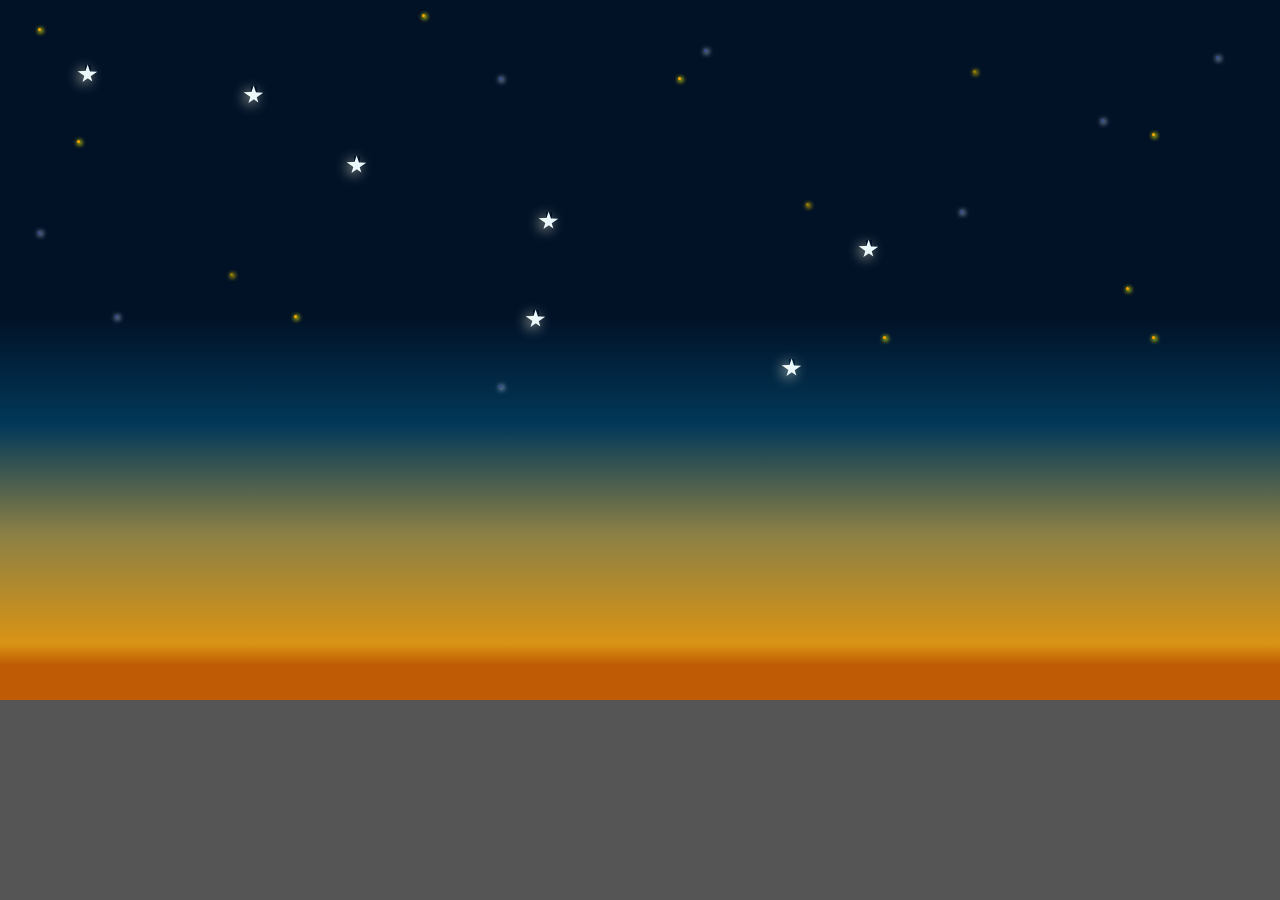
<file: constellation/index.html>
<!DOCTYPE html>
<html lang="en">
<head>
    <meta charset="UTF-8">
    <title>Pure CSS - Constellation</title>
    <link rel="stylesheet" href="style.css">
</head>
<body>

    <div class="container">

        
        <div> <div class="big-star"></div> </div> 
        
        <div> <div class="big-star"></div> </div> 
        
        <div> <div class="big-star"></div> </div> 
        
        <div> <div class="big-star"></div> </div> 
        
        <div> <div class="big-star"></div> </div> 
        
        <div>  <div class="big-star"></div> </div>
        
        <div> <div class="big-star"></div> </div> 

        <div class="small-star"></div>
        <div class="small-star"></div>
        <div class="small-star"></div>
        <div class="small-star"></div>
        <div class="small-star"></div>
        <div class="small-star"></div>
        <div class="small-star"></div>
        <div class="small-star"></div>
        <div class="small-star"></div>
        <div class="small-star"></div>
        <div class="small-star"></div>
        <div class="small-star"></div>
        <div class="small-star"></div>
        <div class="small-star"></div>
        <div class="small-star"></div>
        <div class="small-star"></div>
        <div class="small-star"></div>
        <div class="small-star"></div>
        <div class="small-star"></div>
        <div class="small-star"></div>
    </div>
    
</body>
</html>
</file>
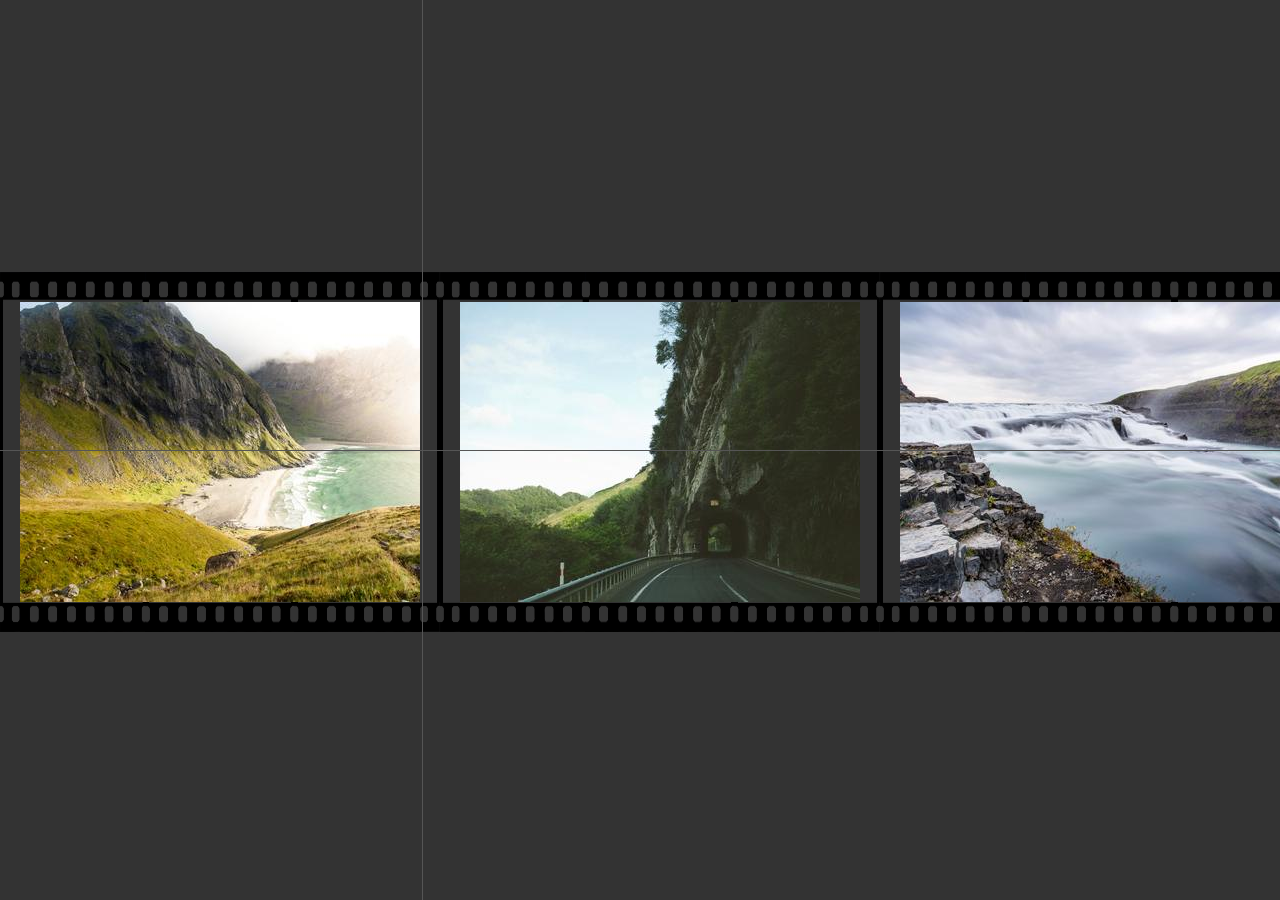
<file: foto film/index.html>
<!--
    -css custom properties
    -css calc () function
    -the rule of thirds in design
    - template / layout - origin

- - - - - - - - - - - - - - - - - - - - - - - - - - -- - - -- - - - - --
                                                                        |
                                                                         
                                                                        |

                                                                           1/3 left to right
                    +                                                   |    The rule of thirds

                                                                        |

                                                                        |

                                                                        |
- - - - - - - - - - - - - - - - - - - - - - - - - - - - - - - - - -- - - -
-->







<!DOCTYPE html>
<html lang="en">
<head>
    <meta charset="UTF-8">
    <title>CSS | Photo Film - The Rule of Thirds</title>
    <link rel="stylesheet" href="style.css ">
    
</head>
<body>
    <div class="origin">
       
         <ul class="film">
             <li><img src="images/img-1.jpg" alt=""></li>
             <li><img src="images/img-2.jpg" alt=""></li>
             <li><img src="images/img-3.jpg" alt=""></li>
             <li><img src="images/img-4.jpg" alt=""></li>
             <li><img src="images/img-5.jpg" alt=""></li>
             <li><img src="images/img-6.jpg" alt=""></li>
             <li><img src="images/img-7.jpg" alt=""></li>
         </ul>
        
        
        
        
        <div class="v-guide"></div>
        <div class="h-guide"></div>
    </div>
    
</body>
</html>
</file>
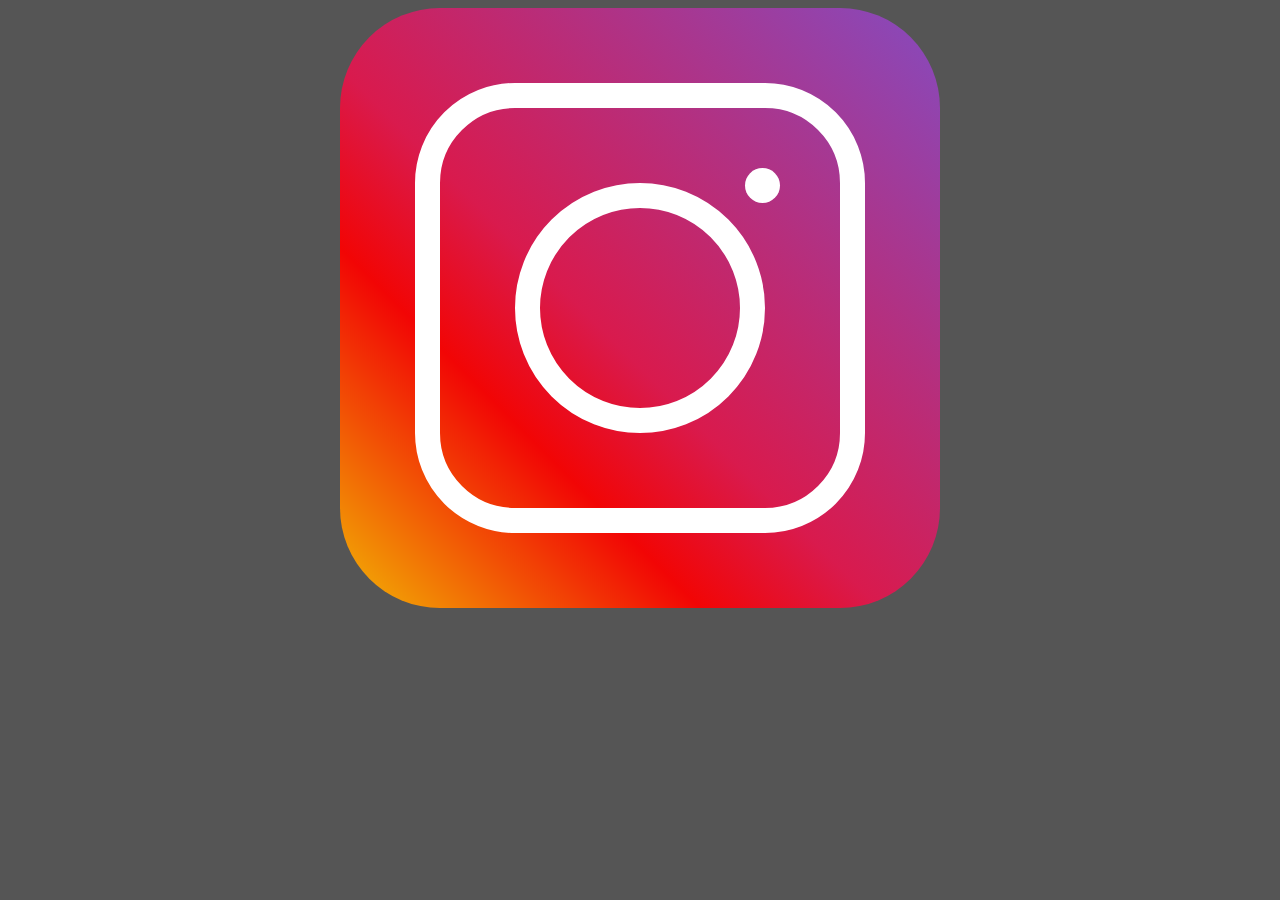
<file: insta-logo/index.html>
<!DOCTYPE html>
<html lang="en">
<head>
    <meta charset="UTF-8">
    <title>Instagram Logo - Pure CSS</title>
    <link rel="stylesheet" href="style.css">
</head>
<body>
    <div class="frame abs-center">
        <div class="square abs-center">
            <div class="dot"></div>
           <div class="circle abs-center"></div>
      </div>
        
    </div>
</body>
</html>
</file>
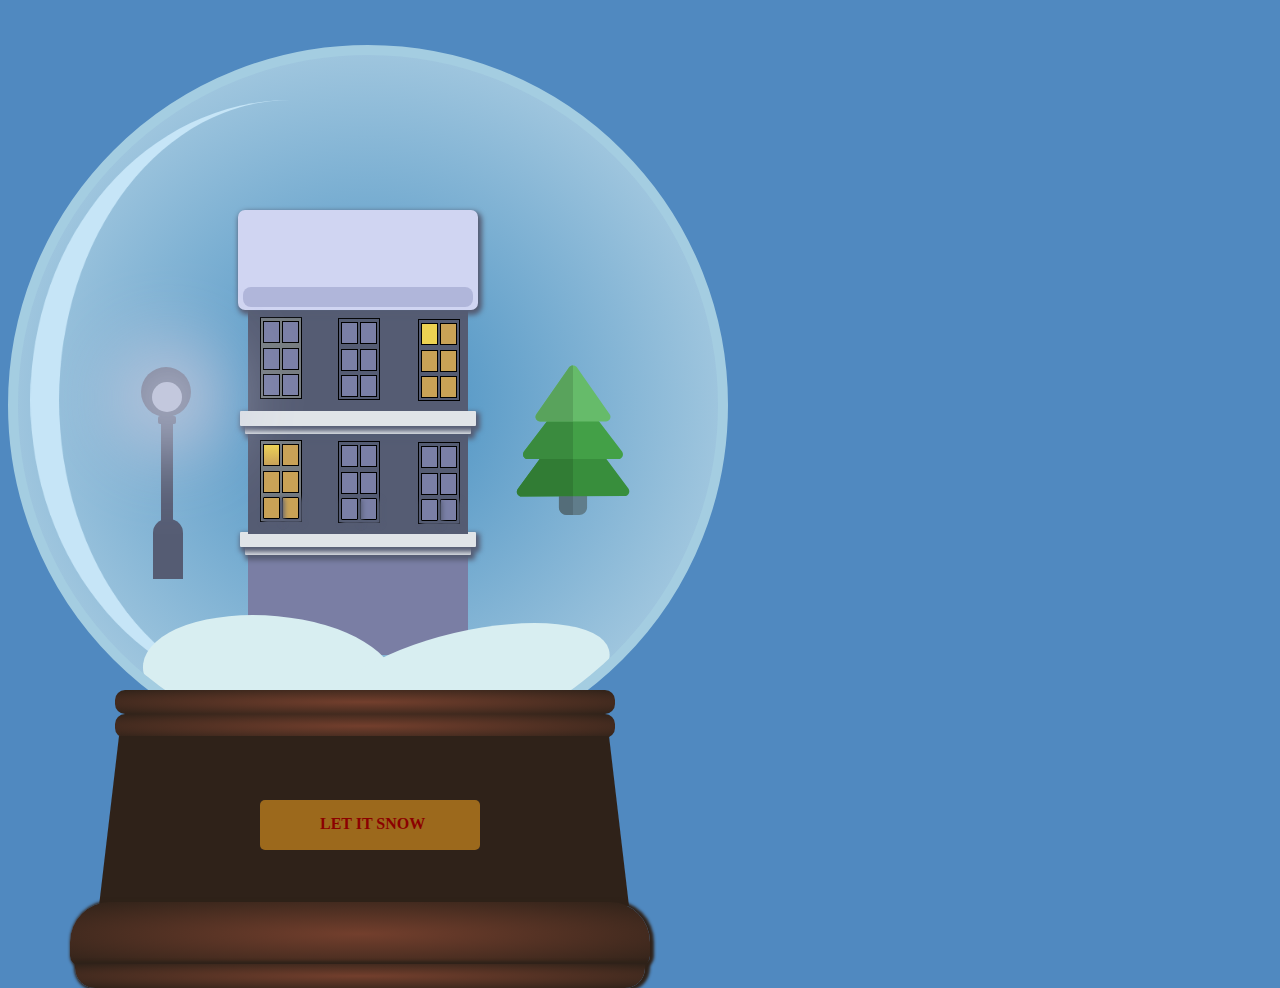
<file: snow globe/index.html>
<!DOCTYPE html>
<html lang="en">
<head>
    <meta charset="UTF-8">
    <title>CSS Positioning | Snow Globe</title>
    <link rel="stylesheet" href="style.css">
</head>
<body>

    <div class="container">
        <div class="globe">
            
            <div class="house">
                <div class="level-1">
                    <div></div>
                    <div></div>
                    
                </div>
                <div class="level-2">
                    <div></div>
                    <div></div>
                    <div class="w1">
                        <div></div>
                        <div></div>
                        <div></div>
                        <div></div>
                        <div></div>
                        <div></div>
                    </div>
                    <div class="w2">
                        <div></div>
                        <div></div>
                        <div></div>
                        <div></div>
                        <div></div>
                        <div></div>
                    </div>
                    <div class="w3">
                        <div></div>
                        <div></div>
                        <div></div>
                        <div></div>
                        <div></div>
                        <div></div>
                    </div>
                </div>
                <div class="level-3">
                    <div class="w1">
                        <div></div>
                        <div></div>
                        <div></div>
                        <div></div>
                        <div></div>
                        <div></div>
                    </div>
                    <div class="w2">
                        <div></div>
                        <div></div>
                        <div></div>
                        <div></div>
                        <div></div>
                        <div></div>
                    </div>
                    <div class="w3">
                        <div></div>
                        <div></div>
                        <div></div>
                        <div></div>
                        <div></div>
                        <div></div>
                    </div>
                </div>
                <div class="level-4">
                    <div></div>
                </div>
            </div>
            <div class="lamp">
                <div class="lev1"></div>
                <div class="lev2">
                    <div class="lev3"></div>
                    <div class="lev4">
                        <div class="light"></div>
                    </div>

                </div>

            </div>

            <div class="tree">
                <img src="images/christmas-tree.svg" alt="">
            </div>

            <div id="flakes" class="snow-ground">
                <div class="big-flake"></div>
                <div class="big-flake"></div>
                <div class="big-flake"></div>
                <div class="big-flake"></div>
                <div class="big-flake"></div>
                <div class="big-flake"></div>
                <div class="big-flake"></div>
                <div class="big-flake"></div>
                <div class="big-flake"></div>
                <div class="big-flake"></div>

                <div class="small-flake"></div>
                <div class="small-flake"></div>
                <div class="small-flake"></div>
                <div class="small-flake"></div>
                <div class="small-flake"></div>
                <div class="small-flake"></div>
                <div class="small-flake"></div>
                <div class="small-flake"></div>
                <div class="small-flake"></div>
                <div class="small-flake"></div>
                <div class="small-flake"></div>
                <div class="small-flake"></div>
                <div class="small-flake"></div>
                <div class="small-flake"></div>
                <div class="small-flake"></div>
                <div class="small-flake"></div>
                <div class="small-flake"></div>
                <div class="small-flake"></div>
                <div class="small-flake"></div>
                <div class="small-flake"></div>
            </div>

            

            <div class="shade"></div>
            

            <div class="snow">
                <div></div>
                <div></div>
                <div></div>
            </div>
        </div>
       
        <div class="stand">
            <div></div>
            <div></div>
            <div></div>
            <div></div>
            <div></div>
            <div><a href="#flakes">Let It Snow</a></div>
        </div>

       
    </div>
    
</body>
</html>
</file>
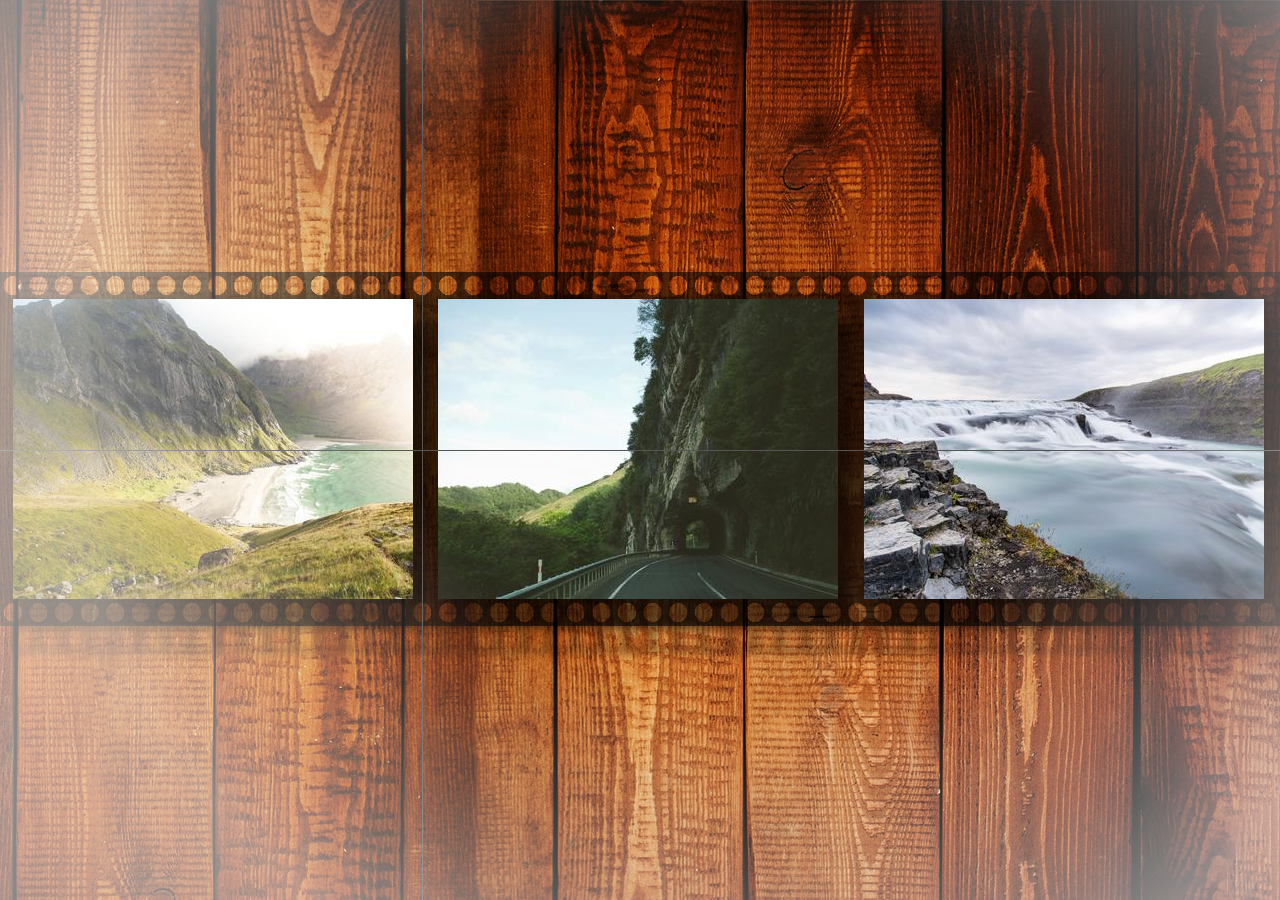
<file: foto film/foto film/index.html>
<!--
    -css custom properties
    -css calc () function
    -the rule of thirds in design
    - template / layout - origin

- - - - - - - - - - - - - - - - - - - - - - - - - - -- - - -- - - - - --
                                                                        |
                                                                         
                                                                        |

                                                                           1/3 left to right
                    +                                                   |    The rule of thirds

                                                                        |

                                                                        |

                                                                        |
- - - - - - - - - - - - - - - - - - - - - - - - - - - - - - - - - -- - - -
-->







<!DOCTYPE html>
<html lang="en">
<head>
    <meta charset="UTF-8">
    <title>CSS | Photo Film - The Rule of Thirds</title>
    <link rel="stylesheet" href="style.css ">
    
</head>
<body>
    <div class="cover"></div>
    <div class="origin">
       
         <ul class="film">
             <li><img src="images/img-1.jpg" alt=""></li>
             <li><img src="images/img-2.jpg" alt=""></li>
             <li><img src="images/img-3.jpg" alt=""></li>
             <li><img src="images/img-4.jpg" alt=""></li>
             <li><img src="images/img-5.jpg" alt=""></li>
             <li><img src="images/img-6.jpg" alt=""></li>
             <li><img src="images/img-7.jpg" alt=""></li>
         </ul>
        
        
        
        
        <div class="v-guide"></div>
        <div class="h-guide"></div>
    </div>
    
</body>
</html>
</file>
<file: constellation/style.css>
body {
    background-color: #555;
    margin: 0;
}

.container {
    width: 100%;
    height: 700px;
    
    position: relative;

    background-image: linear-gradient(#011126 45%,#023859,#8C8045,#D99414 92%, #BF5B04 95%);
}

.container div:nth-child(1) {
    position: absolute;
    top: 10%;
    left: 6%;
}

.container div:nth-child(2) {
    position: absolute;
    top: 13%;
    left: 19%;
}

.container div:nth-child(3) {
    position: absolute;
    top: 23%;
    left: 27%;
}

.container > div:nth-child(4) {
    position: absolute;
    top: 31%;
    left: 42%;
}

.container > div:nth-child(5) {
    position: absolute;
    top: 45%;
    left: 41%;
}

.container > div:nth-child(6) {
    position: absolute;
    top: 52%;
    left: 61%;
}

.container > div:nth-child(7) {
    position: absolute;
    top: 35%;
    left: 67%;
}



.container div .big-star {
   position: relative;
   
   width: 0;
   height: 0;
   border-right:9px solid transparent;
   border-bottom: 7px solid #EAF8FC;
   border-left: 9px solid transparent;
   transform: rotate(35deg);
   
}
 
.container div .big-star:before {
   content: "";
   position: absolute;
   top:-5px;
   left:-5px;
   width: 0;
   height: 0;
   border-bottom: 9px solid #EAF8FC;
   border-left: 3px solid transparent;
   border-right: 3px solid transparent;
   transform: rotate(-35deg);
   box-shadow: -3px 7px 14px 1px #ffffe0;

   animation: flicker 2s infinite;

}
 
.container div .big-star:after {
    content: "";
    position: absolute;
    top:-0.4px;
    left: -8px;
    width: 0;
    height: 0;
   
   border-right:9px solid transparent;
   border-bottom: 7px solid #EAF8FC;
   border-left: 9px solid transparent;
   transform: rotate(-70deg);
}

.container .small-star {
    position: absolute;
    width: 3px;
    height: 3px;
    background-color: #BACAE7;
    border-radius: 100%;
    box-shadow: -1px 1px 5px 2px  rgb(243, 207, 163);
}
    
.container .small-star:nth-child(8) {
    top: 33%;
    left: 3%;
    background-color:#374C8C;
    box-shadow: 1px 1px 5px 1px#BACAE7;
}
.container .small-star:nth-child(9) {
    top: 20%;
    left: 6%;
    background-color: orange;
    box-shadow: 1px 1px 4px 1px yellow;
}
.container .small-star:nth-child(10) {
    top: 55%;
    left: 39%;
    background-color:#374C8C;
    box-shadow: 1px 1px 5px 1px#BACAE7;
}
.container .small-star:nth-child(11) {
    top: 41%;
    left: 88%;
    background-color: orange;
    box-shadow: 1px 1px 4px 1px yellow;
}
.container .small-star:nth-child(12) {
    top: 17%;
    left: 86%;
    background-color:#374C8C;
    box-shadow: 1px 1px 5px 1px#BACAE7;
}
.container .small-star:nth-child(13) {
    top: 10%;
    left: 76%;
    background-color:#947e00;
    box-shadow: 1px 1px 4px 1px #e6c300;
}
.container .small-star:nth-child(14) {
    top: 11%;
    left: 39%;
    background-color:#374C8C;
    box-shadow: 1px 1px 5px 1px#BACAE7;
}
.container .small-star:nth-child(15) {
    top: 19%;
    left: 90%;
    background-color: orange;
    box-shadow: 1px 1px 4px 1px yellow;
}
.container .small-star:nth-child(16) {
    top: 30%;
    left: 75%;
    background-color:#374C8C;
    box-shadow: 1px 1px 5px 1px#BACAE7;
}
.container .small-star:nth-child(17) {
    top: 45%;
    left: 23%;
    background-color: orange;
    box-shadow: 1px 1px 4px 1px yellow;
}
.container .small-star:nth-child(18) {
    top: 7%;
    left: 55%;
    background-color:#374C8C;
    box-shadow: 1px 1px 5px 1px#BACAE7;
}
.container .small-star:nth-child(19) {
    top: 48%;
    left: 90%;
    background-color: orange;
    box-shadow: 1px 1px 4px 1px yellow;
}
.container .small-star:nth-child(20) {
    top: 39%;
    left: 18%;
    background-color:#947e00;
    box-shadow: 1px 1px 4px 1px #e6c300;
}
.container .small-star:nth-child(21) {
    top: 11%;
    left: 53%;
    background-color: orange;
    box-shadow: 1px 1px 4px 1px yellow;
}
.container .small-star:nth-child(22) {
    top: 45%;
    left: 9%;
    background-color:#374C8C;
    box-shadow: 1px 1px 5px 1px#BACAE7;
}
.container .small-star:nth-child(23) {
    top: 2%;
    left: 33%;
    background-color: orange;
    box-shadow: 1px 1px 4px 1px yellow;
}
.container .small-star:nth-child(24) {
    top: 29%;
    left: 63%;
    background-color:#947e00;
    box-shadow: 1px 1px 4px 1px #e6c300;
}
.container .small-star:nth-child(25) {
    top: 48%;
    left: 69%;
    background-color: orange;
    box-shadow: 1px 1px 4px 1px yellow;
}
.container .small-star:nth-child(26) {
    top: 8%;
    left: 95%;
    background-color:#374C8C;
    box-shadow: 1px 1px 5px 1px#BACAE7;
}
.container .small-star:nth-child(27) {
    top: 4%;
    left: 3%;
    background-color: orange;
    box-shadow: 1px 1px 4px 1px yellow;
}

@keyframes flicker {
    from {
        box-shadow: -3px 7px 14px 1px #ffffe0;
    }

    50% {
        box-shadow: -3px 7px 6px 1px #ffffe0;
    }

    to {
        box-shadow: -3px 7px 14px 1px #ffffe0;
    }
}
</file>
<file: insta-logo/style.css>
body {
    background-color: #555;
   
}

.abs-center {
    position: absolute;
    top:0;
    right:0;
    bottom: 0;
    left:0;
    margin: auto;
}

.frame {
    width: 600px;
    height: 600px;
    background-image: linear-gradient(to bottom left, #854BBF, #D91A4D 55%, #F20505, #F25C05,#F2B705);
    position: relative;
    border-radius: 100px;
    
}

.frame .square {
    width: 400px;
    height: 400px;
    
    position: absolute;
    background-color: transparent;
    border: 25px solid white;
    border-radius: 100px;
    
    
}

.frame .square .circle {
    width: 200px;
    height: 200px;
    position: absolute;
    background-color: transparent;
    border: 25px solid white;
    border-radius: 50%;
}

.frame .square .dot {
    width: 35px;
    height: 35px;
    background-color: #fff;
    position: absolute;
    right: 60px;
    top: 60px;
    border-radius: 50%;
}
</file>
<file: snow globe/style.css>
body {
    
    background-color: #5089C0;
}

.container .globe {
    position: absolute;
    top: 45px;
    width: 700px;
    height: 700px;
    border: 10px solid #A4CDE1;
    border-radius: 100%;
    background-image:radial-gradient(#448DC0,#C3DCEA);
    overflow: hidden;
    
}

.container .globe #flakes {
    position: relative;
    left: 20px;
    top: -110px;
    width: 650px;
    height: 650px;
    /* background-color: green; */
    /* border-radius: 100%; */
}



.container .globe #flakes .big-flake {
    position: absolute;
    width: 24px;
    height: 24px;
    background-color: #FAFEFE;
    border-radius: 100%;
    opacity: 0.8;
    
    

}

.snow-ground:target .big-flake {
    animation: fall 6s infinite linear;
}

.snow-ground:target .small-flake {
    animation: fall 6s infinite linear;
}



.container .globe #flakes .big-flake:nth-child(1) {
    top: -3%;
    left: 190px;
    animation-delay: 1s;
    
}
.container .globe #flakes .big-flake:nth-child(2) {
    top: -3%;
    left: 360px;
    animation-delay: .4s;
}
.container .globe #flakes .big-flake:nth-child(3) {
    top: -3%;
    left: 480px;
    animation-delay: 1.4s;
}
.container .globe #flakes .big-flake:nth-child(4) {
    top: -3%;
    left: 100px;
    animation-delay: .8s;
}
.container .globe #flakes .big-flake:nth-child(5) {
    top: -3%;
    left: 150px;
    animation-delay: 6.4s;
}
.container .globe #flakes .big-flake:nth-child(6) {
    top: -3%;
    left: 520px;
    animation-delay: 3.4s;
}
.container .globe #flakes .big-flake:nth-child(7) {
    top: -3%;
    left: 270px;
    animation-delay: 10.4s;
}
.container .globe #flakes .big-flake:nth-child(8) {
    top:-3%;
    left: 300px;
    animation-delay: 5s;
}
.container .globe #flakes .big-flake:nth-child(9) {
    top: -3%;
    left: 400px;
    animation-delay: 2s;
}
.container .globe #flakes .big-flake:nth-child(10) {
    top: -3%;
    left: 210px;
    animation-delay: 4s;
}

@keyframes fall {
    from {
      top: 0;
    }

    to {
      top: 100%;
      opacity: 0;
    }
}

.container .globe #flakes .small-flake {
    position: absolute;
    width: 14px;
    height: 14px;
    background-color: #fff7;
    border-radius: 100%;
}

.container .globe #flakes .small-flake:nth-child(11) {
    position: absolute;
    top: -3%;
    left: 179px;
    animation-delay: 6.4s;

}

.container .globe #flakes .small-flake:nth-child(12) {
    position: absolute;
    top: -3%;
    left: 479px;
    animation-delay: 12s;

}
.container .globe #flakes .small-flake:nth-child(13) {
    position: absolute;
    top: -3%;
    left: 279px;
    animation-delay: 7.5s;

}
.container .globe #flakes .small-flake:nth-child(14) {
    position: absolute;
    top: -3%;
    left: 579px;
    animation-delay: 9.9s;

}
.container .globe #flakes .small-flake:nth-child(15) {
    position: absolute;
    top: -3%;
    left: 179px;
    animation-delay: 10s;

}
.container .globe #flakes .small-flake:nth-child(16) {
    position: absolute;
    top: -3%;
    left: 19px;
    animation-delay: 14s;

}

.container .globe #flakes .small-flake:nth-child(17) {
    position: absolute;
    top: -3%;
    left: 319px;
    animation-delay: 5.4s;

}
.container .globe #flakes .small-flake:nth-child(18) {
    position: absolute;
    top: -3%;
    left: 30px;
    animation-delay: 17s;

}
.container .globe #flakes .small-flake:nth-child(19) {
    position: absolute;
    top: -3%;
    left: 509px;
    animation-delay: 2.9s;

}
.container .globe #flakes .small-flake:nth-child(20) {
    position: absolute;
    top: -3%;
    left: 519px;
    animation-delay: 11.2s;

}
.container .globe #flakes .small-flake:nth-child(21) {
    position: absolute;
    top: -3%;
    left: 439px;
    animation-delay: 15.4s;

}
.container .globe #flakes .small-flake:nth-child(22) {
    position: absolute;
    top: -3%;
    left: 439px;
    animation-delay: 2.4s;

}
.container .globe #flakes .small-flake:nth-child(23) {
    position: absolute;
    top: -3%;
    left: 239px;
    animation-delay: 15.4s;

}
.container .globe #flakes .small-flake:nth-child(24) {
    position: absolute;
    top: -3%;
    left: 439px;
    animation-delay: 12s;

}
.container .globe #flakes .small-flake:nth-child(25) {
    position: absolute;
    top: -3%;
    left: 439px;
    animation-delay: 13s;

}
.container .globe #flakes .small-flake:nth-child(26) {
    position: absolute;
    top: -3%;
    left: 549px;
    animation-delay: 9s;

}
.container .globe #flakes .small-flake:nth-child(27) {
    position: absolute;
    top: -3%;
    left: 309px;
    animation-delay: 8s;

}
.container .globe #flakes .small-flake:nth-child(28) {
    position: absolute;
    top: -3%;
    left: 139px;
    animation-delay: 17s;

}
.container .globe #flakes .small-flake:nth-child(29) {
    position: absolute;
    top: -3%;
    left: 599px;
    animation-delay: 11.4s;

}
.container .globe #flakes .small-flake:nth-child(30) {
    position: absolute;
    top: -3%;
    left: 239px;
    animation-delay: 6.4s;

}

@keyframes fall-2 {
    from {
        top: -3%;
    }

    to {
        top: 100%;
    }
}







.container .globe .level-1 {
    position: absolute;
    top: 500px;
    left: 230px;
    width: 220px;
    height: 100px;
    background-color: #7A7EA4;
   
}

.container .globe .level-1 div:nth-child(1) {
    position: absolute;
    left: -3px;
    top: -8px;
    width: 226px;
    height: 8px;
    background-color: #E0E4E8;
    box-shadow: 2px 3px 5px 2px #555C73;
    border-radius: 1px;;
}

.container .globe .level-1 div:nth-child(2) {
    position: absolute;
    left: -8px;
    top: -23px;
    width: 236px;
    height: 15px;
    background-color: #E0E4E8;
    box-shadow: 2px 3px 5px 2px #555C73;
    border-radius: 1px;
}



.container .globe .level-2 {
    position: absolute;
    top: 379px;
    left: 230px;
    width: 220px;
    height: 100px;
    background-color: #555C73;
   
}

.container .globe .level-2 .w1 {
    position: relative;
    left: 12px;
    top: 6px;
    width: 40px;
    height: 80px;
    border: 1px solid black;
    background-color: #767c81;
    
}

.container .globe .level-2 .w1 div:nth-child(1) {
    position: absolute;
    top: 56px;
    left: 21px;
    width: 15px;
    height: 20px;
    border: 1px solid black;
    background-color: #C9A256;
    
}

.container .globe .level-2 .w1 div:nth-child(2) {
    position: absolute;
    top: 56px;
    left: 1.5px;
    width: 15px;
    height: 20px;
    border: 1px solid black;
    background-color: #C9A256;
}

.container .globe .level-2 .w1 div:nth-child(3) {
    position: absolute;
    top: 30px;
    left: 21px;
    width: 15px;
    height: 20px;
    border: 1px solid black;
    background-color: #C9A256;
}

.container .globe .level-2 .w1 div:nth-child(4) {
    position: absolute;
    top: 30px;
    left: 1.5px;
    width: 15px;
    height: 20px;
    border: 1px solid black;
    background-color: #C9A256;
}

.container .globe .level-2 .w1 div:nth-child(5) {
    position: absolute;
    top: 3px;
    left: 21px;
    width: 15px;
    height: 20px;
    border: 1px solid black;
    background-color: #C9A256;
}

.container .globe .level-2 .w1 div:nth-child(6) {
    position: absolute;
    top: 3px;
    left: 1.5px;
    width: 15px;
    height: 20px;
    border: 1px solid black;
    background-image: linear-gradient(#EDD252, #C9A256);
    
}

.container .globe .level-2 .w2 {
    position: relative;
    left: 90px;
    top: -75px;
    width: 40px;
    height: 80px;
    border: 1px solid black;
}

.container .globe .level-2 .w2 div:nth-child(1) {
    position: absolute;
    top: 56px;
    left: 21px;
    width: 15px;
    height: 20px;
    border: 1px solid black;
    background-color: #7A7FA6;
}

.container .globe .level-2 .w2 div:nth-child(2) {
    position: absolute;
    top: 56px;
    left: 1.5px;
    width: 15px;
    height: 20px;
    border: 1px solid black;
    background-color: #7A7FA6;
}

.container .globe .level-2 .w2 div:nth-child(3) {
    position: absolute;
    top: 30px;
    left: 21px;
    width: 15px;
    height: 20px;
    border: 1px solid black;
    background-color: #7A7FA6;
}

.container .globe .level-2 .w2 div:nth-child(4) {
    position: absolute;
    top: 30px;
    left: 1.5px;
    width: 15px;
    height: 20px;
    border: 1px solid black;
    background-color: #7A7FA6;
}

.container .globe .level-2 .w2 div:nth-child(5) {
    position: absolute;
    top: 3px;
    left: 21px;
    width: 15px;
    height: 20px;
    border: 1px solid black;
    background-color: #7A7FA6;
}

.container .globe .level-2 .w2 div:nth-child(6) {
    position: absolute;
    top: 3px;
    left: 1.5px;
    width: 15px;
    height: 20px;
    border: 1px solid black;
    background-color: #7A7FA6;
}

.container .globe .level-2 .w3 {
    position: relative;
    left: 170px;
    top: -156px;
    width: 40px;
    height: 80px;
    border: 1px solid black;
}

.container .globe .level-2 .w3 div:nth-child(1) {
    position: absolute;
    top: 56px;
    left: 21px;
    width: 15px;
    height: 20px;
    border: 1px solid black;
    background-color: #7A7FA6;
}

.container .globe .level-2 .w3 div:nth-child(2) {
    position: absolute;
    top: 56px;
    left: 1.5px;
    width: 15px;
    height: 20px;
    border: 1px solid black;
    background-color: #7A7FA6;
}

.container .globe .level-2 .w3 div:nth-child(3) {
    position: absolute;
    top: 30px;
    left: 21px;
    width: 15px;
    height: 20px;
    border: 1px solid black;
    background-color: #7A7FA6;
}

.container .globe .level-2 .w3 div:nth-child(4) {
    position: absolute;
    top: 30px;
    left: 1.5px;
    width: 15px;
    height: 20px;
    border: 1px solid black;
    background-color: #7A7FA6;
}

.container .globe .level-2 .w3 div:nth-child(5) {
    position: absolute;
    top: 3px;
    left: 21px;
    width: 15px;
    height: 20px;
    border: 1px solid black;
    background-color: #7A7FA6;
}

.container .globe .level-2 .w3 div:nth-child(6) {
    position: absolute;
    top: 3px;
    left: 1.5px;
    width: 15px;
    height: 20px;
    border: 1px solid black;
    background-color: #7A7FA6;
}

.container .globe .level-2 div:nth-child(1) {

    position: absolute;
    left: -3px;
    top: -8px;
    width: 226px;
    height: 8px;
    background-color: #E0E4E8;
    box-shadow: 2px 3px 5px 2px #555C73;
    border-radius: 1px;;
}

.container .globe .level-2 div:nth-child(2) {
    position: absolute;
    left: -8px;
    top: -23px;
    width: 236px;
    height: 15px;
    background-color: #E0E4E8;
    box-shadow: 2px 3px 5px 2px #555C73;
    border-radius: 1px;;
}



.container .globe .level-3 {
    position: absolute;
    top: 256px;
    left: 230px;
    width: 220px;
    height: 100px;
    background-color: #555C73;
   
}

.container .globe .level-3 .w1 {
    position: relative;
    left: 12px;
    top: 6px;
    width: 40px;
    height: 80px;
    border: 1px solid black;
    background-color: #767c81;
    
}

.container .globe .level-3 .w1 div:nth-child(1) {
    position: absolute;
    top: 56px;
    left: 21px;
    width: 15px;
    height: 20px;
    border: 1px solid black;
    background-color: #7A7FA6;
    
}

.container .globe .level-3 .w1 div:nth-child(2) {
    position: absolute;
    top: 56px;
    left: 1.5px;
    width: 15px;
    height: 20px;
    border: 1px solid black;
    background-color: #7A7FA6;
}

.container .globe .level-3 .w1 div:nth-child(3) {
    position: absolute;
    top: 30px;
    left: 21px;
    width: 15px;
    height: 20px;
    border: 1px solid black;
    background-color: #7A7FA6;
}

.container .globe .level-3 .w1 div:nth-child(4) {
    position: absolute;
    top: 30px;
    left: 1.5px;
    width: 15px;
    height: 20px;
    border: 1px solid black;
    background-color: #7A7FA6;
}

.container .globe .level-3 .w1 div:nth-child(5) {
    position: absolute;
    top: 3px;
    left: 21px;
    width: 15px;
    height: 20px;
    border: 1px solid black;
    background-color: #7A7FA6;
}

.container .globe .level-3 .w1 div:nth-child(6) {
    position: absolute;
    top: 3px;
    left: 1.5px;
    width: 15px;
    height: 20px;
    border: 1px solid black;
    background-color: #7A7FA6;
    
}

.container .globe .level-3 .w2 {
    position: relative;
    left: 90px;
    top: -75px;
    width: 40px;
    height: 80px;
    border: 1px solid black;
}

.container .globe .level-3 .w2 div:nth-child(1) {
    position: absolute;
    top: 56px;
    left: 21px;
    width: 15px;
    height: 20px;
    border: 1px solid black;
    background-color: #7A7FA6;
}

.container .globe .level-3 .w2 div:nth-child(2) {
    position: absolute;
    top: 56px;
    left: 1.5px;
    width: 15px;
    height: 20px;
    border: 1px solid black;
    background-color: #7A7FA6;
}

.container .globe .level-3 .w2 div:nth-child(3) {
    position: absolute;
    top: 30px;
    left: 21px;
    width: 15px;
    height: 20px;
    border: 1px solid black;
    background-color: #7A7FA6;
}

.container .globe .level-3 .w2 div:nth-child(4) {
    position: absolute;
    top: 30px;
    left: 1.5px;
    width: 15px;
    height: 20px;
    border: 1px solid black;
    background-color: #7A7FA6;
}

.container .globe .level-3 .w2 div:nth-child(5) {
    position: absolute;
    top: 3px;
    left: 21px;
    width: 15px;
    height: 20px;
    border: 1px solid black;
    background-color: #7A7FA6;
}

.container .globe .level-3 .w2 div:nth-child(6) {
    position: absolute;
    top: 3px;
    left: 1.5px;
    width: 15px;
    height: 20px;
    border: 1px solid black;
    background-color: #7A7FA6;
}

.container .globe .level-3 .w3 {
    position: relative;
    left: 170px;
    top: -156px;
    width: 40px;
    height: 80px;
    border: 1px solid black;
}

.container .globe .level-3 .w3 div:nth-child(1) {
    position: absolute;
    top: 56px;
    left: 21px;
    width: 15px;
    height: 20px;
    border: 1px solid black;
    background-color: #C9A256;
}

.container .globe .level-3 .w3 div:nth-child(2) {
    position: absolute;
    top: 56px;
    left: 1.5px;
    width: 15px;
    height: 20px;
    border: 1px solid black;
    background-color: #C9A256;
}

.container .globe .level-3 .w3 div:nth-child(3) {
    position: absolute;
    top: 30px;
    left: 21px;
    width: 15px;
    height: 20px;
    border: 1px solid black;
    background-color: #C9A256;
}

.container .globe .level-3 .w3 div:nth-child(4) {
    position: absolute;
    top: 30px;
    left: 1.5px;
    width: 15px;
    height: 20px;
    border: 1px solid black;
    background-color: #C9A256;
}

.container .globe .level-3 .w3 div:nth-child(5) {
    position: absolute;
    top: 3px;
    left: 21px;
    width: 15px;
    height: 20px;
    border: 1px solid black;
    background-color: #C9A256;
}

.container .globe .level-3 .w3 div:nth-child(6) {
    position: absolute;
    top: 3px;
    left: 1.5px;
    width: 15px;
    height: 20px;
    border: 1px solid black;
    background-color: #EDD252;
}

.container .globe .level-4 {
    position: relative;
    left: 220px;
    top: 155px;
    width: 240px;
    height: 100px;
    background-color: #D0D5F2;
    border-radius: 7px;
    box-shadow: 2px 3px 5px 2px #555C73;


}

.container .globe .level-4 div {
    position: absolute;
    top: 77px;
    left: 5px;
    width: 230px;
    height: 20px;
    background-color: #B0B6DA;
    border-radius: 8px;;
}

.container .globe .lamp {
    position: absolute;
    left: 35px;
}

.container .globe .lamp .lev1 {
    position: relative;
    left: 100px;
    top: 364px;

    width: 30px;
    height: 60px;
    background-color: #555C73;
    /* border-radius: 5px; */
    border-top-left-radius: 14px;
    border-top-right-radius: 14px;

}

.container .globe .lamp .lev2 {
    position: absolute;
    left: 108px;
    top: 269px;
    
    width: 12px;
    height: 140px;
    background-color: #555C73;


}

.container .globe .lamp .lev2 .lev3 {
    position: absolute;
    top: -8px;
    left: -3px;
    width: 18px;
    height: 8px;
    background-color: #555C73;
    border-radius: 2px;;
}

.container .globe .lamp .lev2 .lev4 {
    position: absolute;
    top: -57px;
    left: -20px;
    width: 50px;
    height: 50px;
    background-color: #555C73;
    border-radius: 100%;

}

.container .globe .lamp .lev2 .lev4 .light {
    position: absolute;
    left: 11px;
    top: 15px;
    width: 30px;
    height: 30px;
    background-color: #C3C8DD;
    border-radius: 100%;
    box-shadow: 1px 1px 80px 40px #C3C8DD;
}

.container .globe .tree img {
    position: absolute;
    left: 480px;
    top: 310px;
    width: 150px;
    
    
}

.container .globe .shade {
    position: absolute;
    top: 45px;
    left: -45px; 
    width: 600px;
    height: 600px;
    border-left: 35px solid #c6e5f7;
    border-radius: 100%;
    transform: rotateY(-35deg);

}

.container .stand div:nth-child(1) {
    position: absolute;
    left: 115px;
    top: 690px;
    width: 500px;
    height: 24px;
    background-image: radial-gradient(#733F2D, #2F2219);
    border-radius: 10px;
}

.container .stand div:nth-child(2) {
    position: absolute;
    left: 115px;
    top: 714px;
    width: 500px;
    height: 24px;
    background-image: radial-gradient(#733F2D, #2F2219);
    border-radius: 10px;
}

.container .stand div:nth-child(3){
    position: absolute;
    left: 99px;
    top: 736px;
    width: 490px;height: 0;
    border-bottom: 170px solid #2F2219 ;
    border-left: 20px solid transparent;
    border-right: 20px solid transparent;
    
}



.container .stand div:nth-child(4) {
    position: absolute;
    left: 70px;
    top: 902px;
    width: 580px;
    height: 64px;
    background-image: radial-gradient(#733F2D, #2F2219);
    border-radius: 10px;
    border-top-left-radius: 40px;
    border-top-right-radius: 40px;
    box-shadow: 2px 0px 3px 2px #2F2219;
}

.container .stand div:nth-child(5) {
    position: absolute;
    left: 75px;
    top: 964px;
    width: 570px;
    height: 24px;
    background-image: radial-gradient(#733F2D, #2F2219);
    border-bottom-left-radius: 20px;
    border-bottom-right-radius: 20px;
    box-shadow: 2px 0px 3px 3px #2F2219;
}

.container .stand div:nth-child(6) {
    position: absolute;
    top: 800px;
    left: 260px;
    width: 220px;
    height: 50px;
    background-color: rgb(156, 105, 28);
    border-radius: 5px;
   
}

a {
    display: block;
    text-decoration: none;
    color: darkred;
    font-family: serif;
    font-weight: bold;
    margin-left: 60px;
    padding-top: 15px;
    text-transform: uppercase;
}

.container .snow div:nth-child(1) {
    position: absolute;
    top: 560px;
    left: 126px;
    width: 250px;
    height: 120px;
    background-color: rgb(216, 238, 241);
    border-radius: 50%;
    transform:skewX(15deg);
    z-index: 0;

}

.container .snow div:nth-child(2) {
    position: absolute;
    top: 568px;
    left: 325px;
    width: 250px;
    height: 120px;
    background-color: rgb(216, 238, 241);
    border-radius: 50%;
    transform:skewX(-48deg);
    z-index: 0;

}
</file>
<file: foto film/style.css>
/*RESET*/

body {
    background-color: #333;
    margin: 0;
}

ul {
    padding:0;
    margin: 0;
    list-style: none;
    

}



/*LAYOUT*/

.origin {
    width: 0px;
    height: 0px;
    background-color: blue;

    position: absolute;  /* se masoara fata de fereseatra*/
    top: 50%;
    left: 33%;
}

.origin .film {
    /* background: radial-gradient(transparent 49%, black 51%); */
    background-size: 20px 25px;
    /* 0% (transparent)............> 100% (black) end */
    width: 5000px;
    font-size: 0; /* trick ca sa dispara spatiu intre blocuri la display-block*/

    position: relative;
    left: -33vw;
    top: -178px;

}

.origin .film li {
    display: inline-block; /* inline block face elementele sa se comporte ca text, de aia se observa un pic de spatiu intre blocuri*/
    /* padding: 3vh 1vw; */
}

.origin .film li img {
    
    border-top: 30px solid transparent;
    border-bottom: 30px solid transparent;
    border-left: 20px solid black;
    border-right: 20px solid black;
    
    border-image: url(images/film.png) 100 round;
    
    


   /*HW1: Use visibility instead of opacity 
      HW2: use border-image */


       /* opacity: 0;  */
    /* visibility: hidden; */
}














.v-guide {
    position: absolute;
    height: 100vh;
    top: -50vh;
    left:0;
    width: 1px;
    background-color: #555;
}

.h-guide {
    position: absolute;
    left: -33vw;
    top: 0; 
    width: 100vw;
    height: 1px;
    background-color: #555;
}
</file>
<file: foto film/foto film/style.css>
body {
    --film-color: #0009;
    --main-bg-dark-color:#2c0901;
    --main-bg-light-color:#c77107;
}


/*RESET*/

body {
    /*HW1- move gradient center to 1/3*/
    /*HW2 - additional layer + gradient + blending - lumina sa cada pe 1/3  ,*/

    background:
        
            radial-gradient(circle at 30% 50%,
                  var(--main-bg-light-color),
                  var(--main-bg-dark-color)),
            url(images/wood-tex.jpg);
    background-blend-mode:soft-light;
    background-size: cover cover;
    height: 100vh;
    margin: 0;
}

ul {
    padding:0;
    margin: 0;
    list-style: none;
}



/*LAYOUT*/

.cover {
    width: calc( 7 * (2 * 1vw + 400px));
    height: 100%;
    background: radial-gradient(circle at 25% 40%, transparent 15%, #fff8 30%);
    position:absolute;
    z-index: 1;
}

.origin {
    width: 0px;
    height: 0px;
    background-color: blue;
    position: absolute;  /* se masoara fata de fereseatra*/
    top: 50%;
    left: 33%;
    
}

.origin .film {

     /* BORDER IMAGE METHOD */
  /* border-image-source: radial-gradient(transparent 49%, black 51%);
  border-image-width: 30px;
  border-style: solid;
  border-image-slice:;
  border-image-repeat: round; 
   */
  

    /* MULTIPLE BACKGROUND METHOD, position top & bottom */
    /* 0% (transparent)............> 100% (black) end */


    /* background: radial-gradient(transparent 49%, black 51%) repeat-x,
                radial-gradient(transparent 49%, black 51%) repeat-x; 
    background-position: top, bottom; */
    
    
    background-size: 20px 30px; /* 20px 30px; */
    filter: drop-shadow(1vw 3vh .5vh var(--film-color));
       /* USING CSS calc ()*/

    width: calc( 7 * (2 * 1vw + 400px));
    font-size: 0;
     /*trick ca sa dispara spatiu intre blocuri la display-block*/
    position: relative;
    left: -33vw;
    top: -178px;
    z-index: -1;
}

.origin .film::before {
    content: "";
    height: 3vh;
    display: block;
    background: radial-gradient(transparent 49%, var(--film-color) 51%);
    background-size: 2vw 100%;
}

.origin .film::after {
    content: "";
    height: 3vh;
    display: block;
    background: radial-gradient(transparent 49%, var(--film-color) 51%);
    background-size: 2vw 100%;
}


.origin .film li {
 display: inline-block; /* inline block face elementele sa se comporte ca text, de aia se observa un pic de spatiu intre blocuri*/
 padding: 0 1vw;
 background: var(--film-color);
}

.origin .film li img {

 /* BORDER IMAGE URL
 
 border-top: 30px solid transparent;
 border-bottom: 30px solid transparent;
 border-left: 20px solid black;
 border-right: 20px solid black;
 border-image: url(images/film.png) 100 round; */
    
    /* opacity: 0;  */
    /* visibility: hidden;  */


   /* HW1: Use visibility instead of opacity: 0 */ 
   /* HW2: use border-image */
   /* Classwork: - (1) border image, (2) :before, :after  - method 
   
   */

}














.v-guide {
    position: absolute;
    height: 100vh;
    top: -50vh;
    left:0;
    width: 1px;
    background-color: #555;
}

.h-guide {
    position: absolute;
    left: -33vw;
    top: 0; 
    width: 100vw;
    height: 1px;
    background-color: #555;
}
</file>
